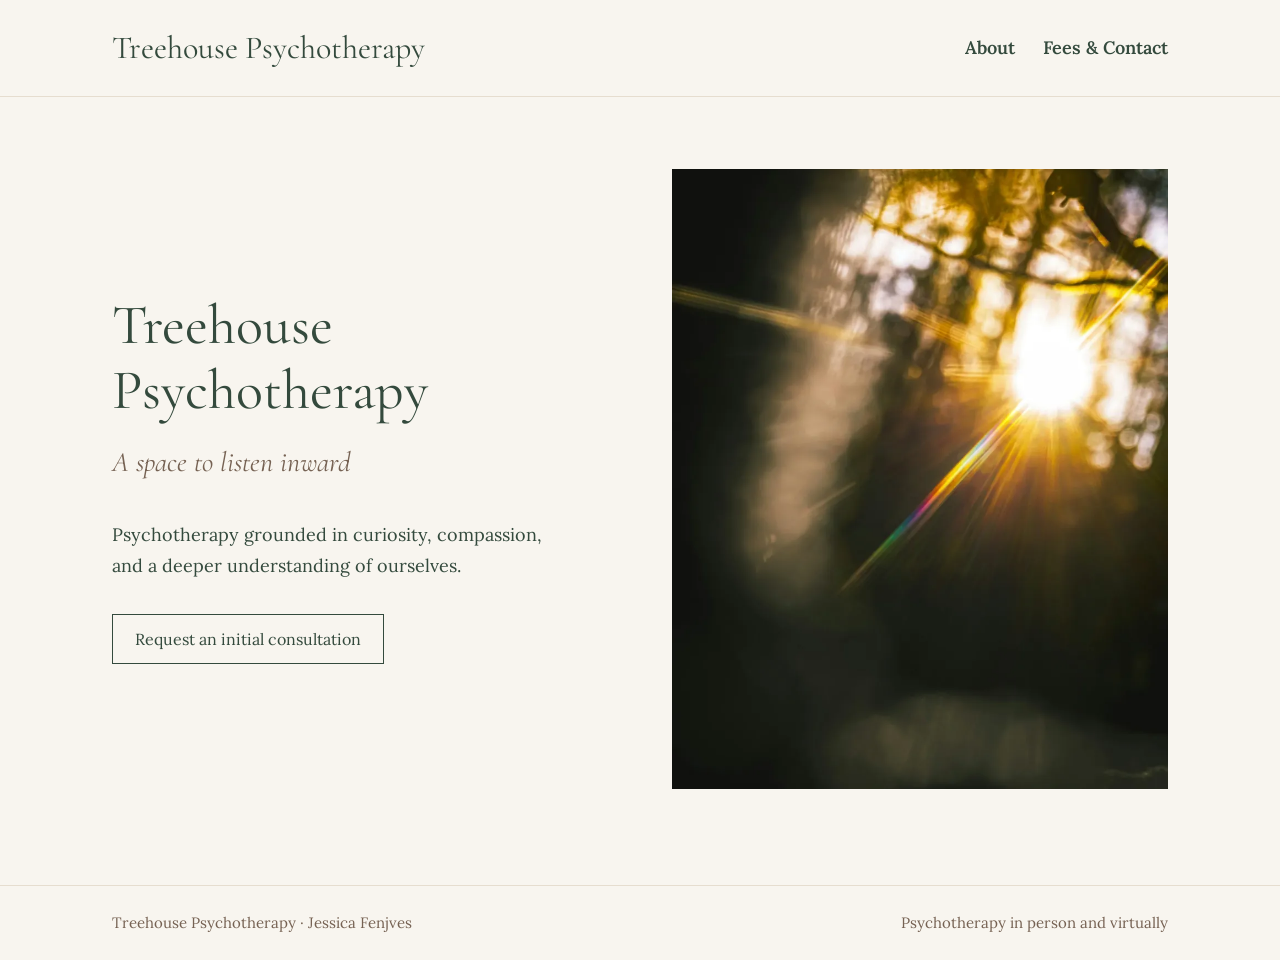
<file: index.html>
<!DOCTYPE html>
<html lang="en">
<head>
  <meta charset="UTF-8">
  <meta name="viewport" content="width=device-width, initial-scale=1.0">

  <title>Treehouse Psychotherapy | Jessica Fenjves</title>

  <meta
    name="description"
    content="Psychotherapy with Jessica Fenjves in a peaceful forest setting and virtually."
  >
  <meta property="og:type" content="website">
  <meta property="og:site_name" content="Treehouse Psychotherapy">
  <meta property="og:title" content="Treehouse Psychotherapy | Jessica Fenjves">
  <meta property="og:description" content="Psychotherapy with Jessica Fenjves in a peaceful woodland setting and virtually.">

  <link rel="icon" href="favicon.svg" type="image/svg+xml">

  <link rel="preconnect" href="https://fonts.googleapis.com">
  <link rel="preconnect" href="https://fonts.gstatic.com" crossorigin>
  <link href="https://fonts.googleapis.com/css2?family=Cormorant+Garamond:ital,wght@0,400;1,400&family=Lora:wght@400;600&display=swap" rel="stylesheet">

  <link rel="stylesheet" href="styles.css">
</head>

<body>

  <a class="skip-link" href="#main">Skip to main content</a>

  <!-- NAVIGATION -->

  <header class="site-header">
    <div class="container">
      <a href="index.html" class="brand">Treehouse Psychotherapy</a>

      <nav class="site-nav" aria-label="Main">
        <ul>
          <li><a href="about.html">About</a></li>
          <li><a href="fees.html">Fees &amp; Contact</a></li>
        </ul>
      </nav>
    </div>
  </header>

  <!-- HOMEPAGE -->

  <main id="main" class="container">

    <section class="hero">

      <div class="hero-text">
        <h1>Treehouse Psychotherapy</h1>
        <p class="tagline">A space to listen inward</p>
        <p>
          Psychotherapy grounded in curiosity, compassion,
          and a deeper understanding of ourselves.
        </p>

        <a href="fees.html" class="button">
          Request an initial consultation
        </a>
      </div>

      <img
        class="hero-image"
        src="images/homepage-photo-900.webp"
        srcset="images/homepage-photo-900.webp 900w, images/homepage-photo.webp 1667w"
        sizes="(min-width: 48rem) 50vw, 100vw"
        width="900"
        height="1350"
        alt="Warm sunlight filtering through the trees"
      >

    </section>

  </main>

  <!-- FOOTER -->

  <footer class="site-footer">
    <div class="container">
      <span>Treehouse Psychotherapy · Jessica Fenjves</span>
      <span>Psychotherapy in person and virtually</span>
    </div>
  </footer>

</body>
</html>
</file>
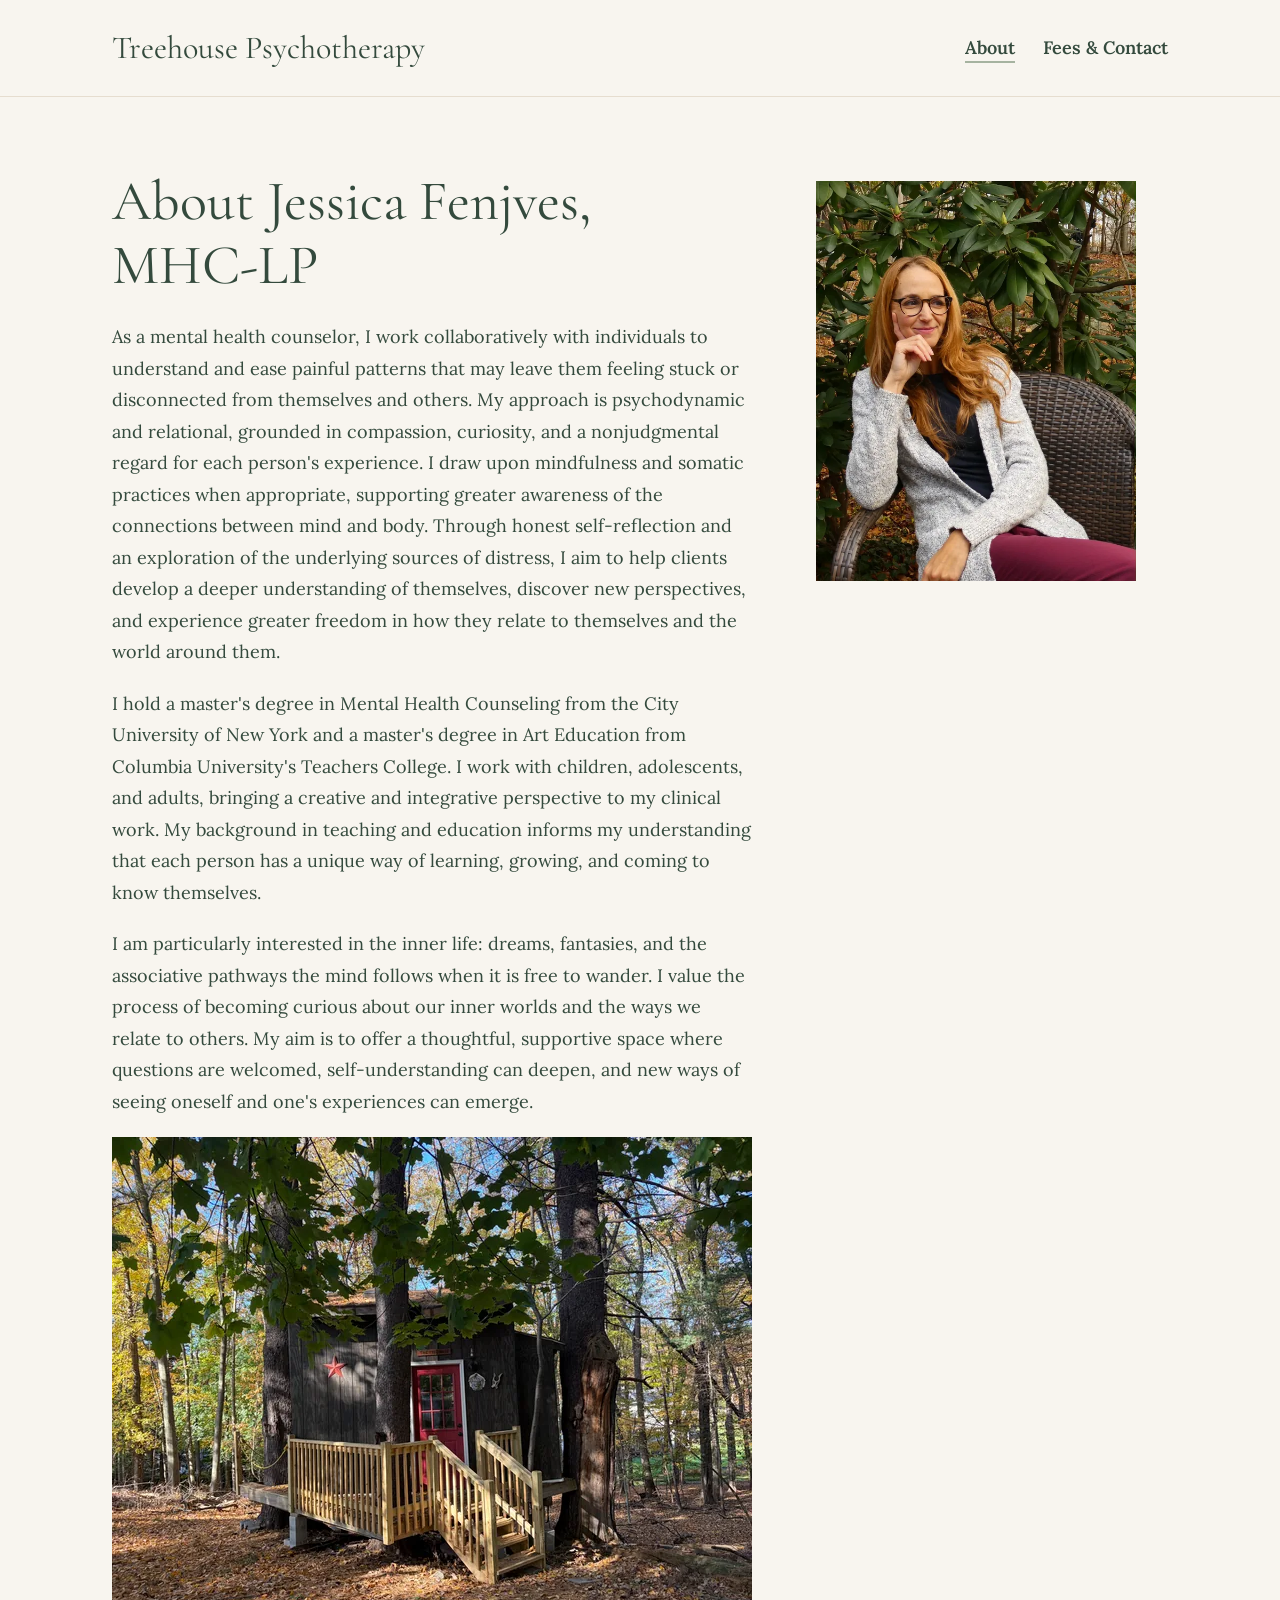
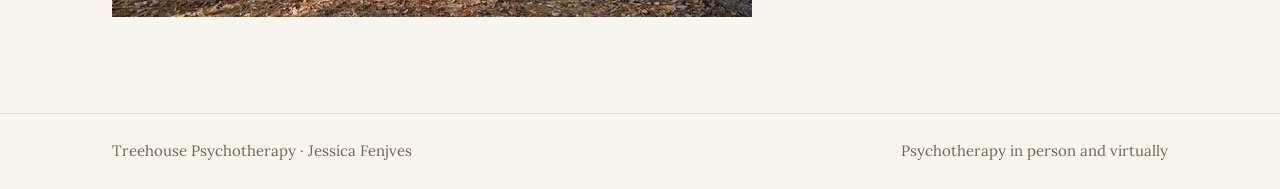
<file: about.html>
<!DOCTYPE html>
<html lang="en">
<head>
  <meta charset="UTF-8">
  <meta name="viewport" content="width=device-width, initial-scale=1.0">

  <title>About Jessica | Treehouse Psychotherapy</title>

  <meta
    name="description"
    content="As a mental health counselor, I work collaboratively with individuals to understand and ease painful patterns that may leave them feeling stuck or disconnected from themselves and others."
  >
  <meta property="og:type" content="website">
  <meta property="og:site_name" content="Treehouse Psychotherapy">
  <meta property="og:title" content="About Jessica | Treehouse Psychotherapy">
  <meta property="og:description" content="As a mental health counselor, I work collaboratively with individuals to understand and ease painful patterns that may leave them feeling stuck or disconnected from themselves and others.">

  <link rel="icon" href="favicon.svg" type="image/svg+xml">

  <link rel="preconnect" href="https://fonts.googleapis.com">
  <link rel="preconnect" href="https://fonts.gstatic.com" crossorigin>
  <link href="https://fonts.googleapis.com/css2?family=Cormorant+Garamond:ital,wght@0,400;1,400&family=Lora:wght@400;600&display=swap" rel="stylesheet">

  <link rel="stylesheet" href="styles.css">
</head>

<body>

  <a class="skip-link" href="#main">Skip to main content</a>

  <!-- NAVIGATION -->

  <header class="site-header">
    <div class="container">
      <a href="index.html" class="brand">Treehouse Psychotherapy</a>

      <nav class="site-nav" aria-label="Main">
        <ul>
          <li><a href="about.html" aria-current="page">About</a></li>
          <li><a href="fees.html">Fees &amp; Contact</a></li>
        </ul>
      </nav>
    </div>
  </header>

  <!-- ABOUT -->

  <main id="main" class="container">
    <div class="about">
      <h1 class="about-title">About Jessica Fenjves, <span class="nowrap">MHC-LP</span></h1>

      <img
        class="portrait"
        src="images/jess-pic-600.webp"
        srcset="images/jess-pic-600.webp 600w, images/jess-pic-1000.webp 1000w"
        sizes="(min-width: 60rem) 20rem, (min-width: 30rem) 22rem, 100vw"
        width="600"
        height="750"
        alt="Jessica Fenjves, smiling, seated outdoors in front of a rhododendron"
      >

      <div class="about-text prose">
        <p>
          As a mental health counselor, I work collaboratively with individuals
          to understand and ease painful patterns that may leave them feeling
          stuck or disconnected from themselves and others. My approach is
          psychodynamic and relational, grounded in compassion, curiosity,
          and a nonjudgmental regard for each person's experience. I draw upon
          mindfulness and somatic practices when appropriate, supporting
          greater awareness of the connections between mind and body. Through
          honest self-reflection and an exploration of the underlying sources
          of distress, I aim to help clients develop a deeper understanding
          of themselves, discover new perspectives, and experience greater
          freedom in how they relate to themselves and the world around them.
        </p>

        <p>
          I hold a master's degree in Mental Health Counseling from the City
          University of New York and a master's degree in Art Education from
          Columbia University's Teachers College. I work with children,
          adolescents, and adults, bringing a creative and integrative
          perspective to my clinical work. My background in teaching and
          education informs my understanding that each person has a unique
          way of learning, growing, and coming to know themselves.
        </p>

        <p>
          I am particularly interested in the inner life: dreams, fantasies,
          and the associative pathways the mind follows when it is free to
          wander. I value the process of becoming curious about our inner
          worlds and the ways we relate to others. My aim is to offer a
          thoughtful, supportive space where questions are welcomed,
          self-understanding can deepen, and new ways of seeing oneself
          and one's experiences can emerge.
        </p>
      </div>

      <img
        class="place-photo"
        src="images/treehouse-photo-640.webp"
        srcset="images/treehouse-photo-640.webp 640w, images/treehouse-photo-1100.webp 1100w"
        sizes="(min-width: 60rem) 20rem, (min-width: 30rem) 22rem, 100vw"
        width="640"
        height="480"
        loading="lazy"
        alt="The treehouse among autumn trees, with a red door and wooden steps"
      >
    </div>
  </main>

  <!-- FOOTER -->

  <footer class="site-footer">
    <div class="container">
      <span>Treehouse Psychotherapy · Jessica Fenjves</span>
      <span>Psychotherapy in person and virtually</span>
    </div>
  </footer>

</body>
</html>
</file>
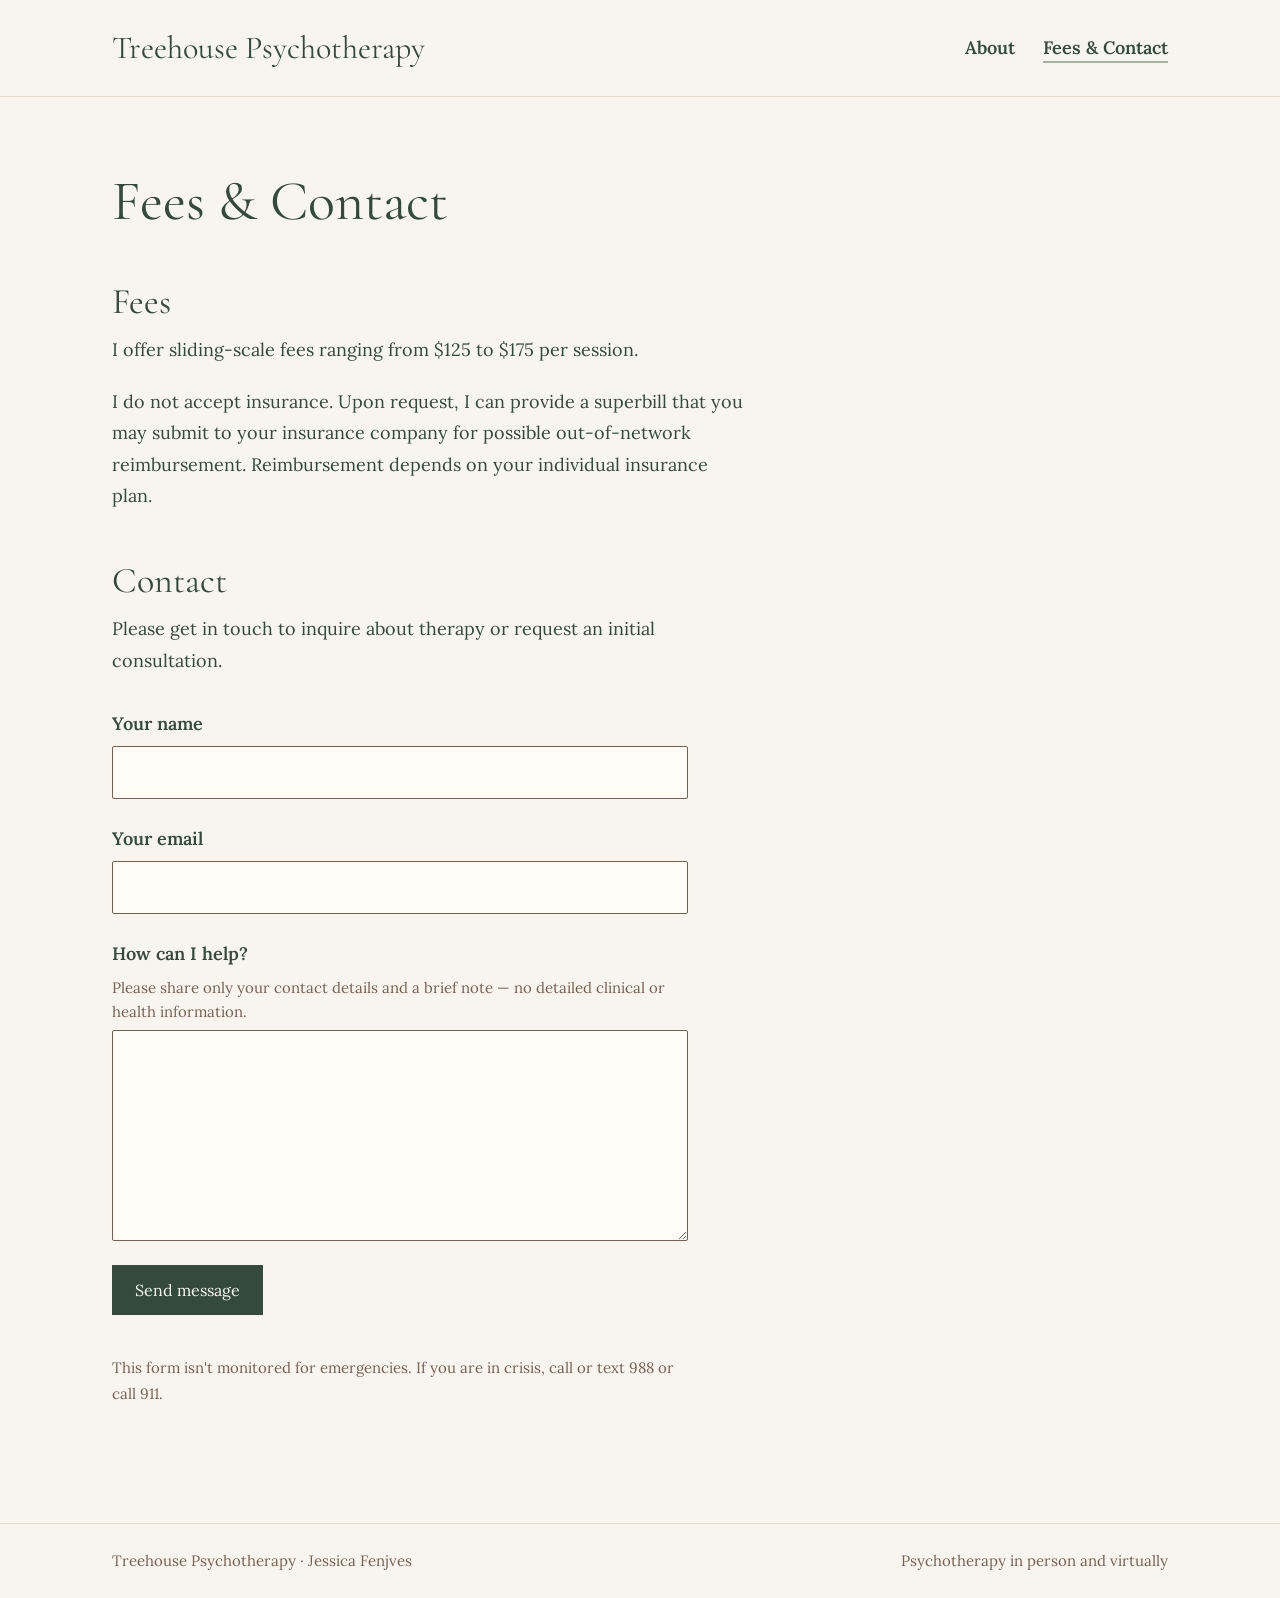
<file: fees.html>
<!DOCTYPE html>
<html lang="en">
<head>
  <meta charset="UTF-8">
  <meta name="viewport" content="width=device-width, initial-scale=1.0">

  <title>Fees &amp; Contact | Treehouse Psychotherapy</title>

  <meta
    name="description"
    content="I offer sliding-scale fees ranging from $125 to $175 per session. Please get in touch to inquire about therapy or request an initial consultation."
  >
  <meta property="og:type" content="website">
  <meta property="og:site_name" content="Treehouse Psychotherapy">
  <meta property="og:title" content="Fees &amp; Contact | Treehouse Psychotherapy">
  <meta property="og:description" content="I offer sliding-scale fees ranging from $125 to $175 per session. Please get in touch to inquire about therapy or request an initial consultation.">

  <link rel="icon" href="favicon.svg" type="image/svg+xml">

  <link rel="preconnect" href="https://fonts.googleapis.com">
  <link rel="preconnect" href="https://fonts.gstatic.com" crossorigin>
  <link href="https://fonts.googleapis.com/css2?family=Cormorant+Garamond:ital,wght@0,400;1,400&family=Lora:wght@400;600&display=swap" rel="stylesheet">

  <link rel="stylesheet" href="styles.css">
  <script src="contact.js" defer></script>
</head>

<body>

  <a class="skip-link" href="#main">Skip to main content</a>

  <!-- NAVIGATION -->

  <header class="site-header">
    <div class="container">
      <a href="index.html" class="brand">Treehouse Psychotherapy</a>

      <nav class="site-nav" aria-label="Main">
        <ul>
          <li><a href="about.html">About</a></li>
          <li><a href="fees.html" aria-current="page">Fees &amp; Contact</a></li>
        </ul>
      </nav>
    </div>
  </header>

  <!-- FEES & CONTACT -->

  <main id="main" class="container">
    <div class="prose">
      <h1>Fees &amp; Contact</h1>

      <h2>Fees</h2>

      <p>
        I offer sliding-scale fees ranging from $125 to $175 per session.
      </p>

      <p>
        I do not accept insurance. Upon request, I can provide a superbill
        that you may submit to your insurance company for possible
        out-of-network reimbursement. Reimbursement depends on your
        individual insurance plan.
      </p>

      <h2>Contact</h2>

      <p>
        Please get in touch to inquire about therapy or request an
        initial consultation.
      </p>
    </div>

    <!-- Submissions are emailed by Formspree (form xqpqeqjp). -->
    <form class="contact-form" action="https://formspree.io/f/xqpqeqjp" method="POST">
      <input type="hidden" name="_subject" value="New inquiry — Treehouse Psychotherapy">
      <input type="text" name="_gotcha" tabindex="-1" autocomplete="off" style="display: none">

      <div class="field">
        <label for="contact-name">Your name</label>
        <input id="contact-name" name="name" type="text" autocomplete="name" required>
      </div>

      <div class="field">
        <label for="contact-email">Your email</label>
        <input id="contact-email" name="email" type="email" autocomplete="email" required>
      </div>

      <div class="field">
        <label for="contact-message">How can I help?</label>
        <p id="contact-message-hint" class="field-hint">
          Please share only your contact details and a brief note — no detailed
          clinical or health information.
        </p>
        <textarea id="contact-message" name="message" rows="6" aria-describedby="contact-message-hint" required></textarea>
      </div>

      <button type="submit" class="button button-solid">Send message</button>
    </form>

    <div id="form-status" class="form-status" role="status" tabindex="-1"></div>

    <p class="note">
      This form isn't monitored for emergencies. If you are in crisis, call or
      text 988 or call 911.
    </p>

  </main>

  <!-- FOOTER -->

  <footer class="site-footer">
    <div class="container">
      <span>Treehouse Psychotherapy · Jessica Fenjves</span>
      <span>Psychotherapy in person and virtually</span>
    </div>
  </footer>

</body>
</html>
</file>
<file: styles.css>
/* COLORS & TYPE */

:root {
  --forest: #344a3d;
  --sage: #a6b3a0;
  --sand: #e6ddcf;
  --linen: #f8f5ef;
  --bark: #766253;
  --paper: #fffcf8;

  --font-display: 'Cormorant Garamond', Georgia, serif;
  --font-body: 'Lora', Georgia, serif;

  --gutter: clamp(1.25rem, 5vw, 3rem);
  --measure: 40rem;
}

/* GENERAL PAGE STYLING */

*,
*::before,
*::after {
  box-sizing: border-box;
}

html {
  font-size: 100%;
}

body {
  margin: 0;
  background: var(--linen);
  color: var(--forest);
  font-family: var(--font-body);
  font-size: 1.125rem;
  line-height: 1.75;
  -webkit-text-size-adjust: 100%;
}

h1,
h2 {
  font-family: var(--font-display);
  font-weight: 400;
  line-height: 1.15;
  color: var(--forest);
}

h1 {
  font-size: clamp(2.5rem, 1.9rem + 2.5vw, 3.5rem);
  margin: 0 0 1.5rem;
}

h2 {
  font-size: clamp(1.875rem, 1.6rem + 1vw, 2.25rem);
  margin: 3rem 0 0.75rem;
}

p {
  margin: 0 0 1.25rem;
}

[hidden] {
  display: none !important;
}

img {
  display: block;
  max-width: 100%;
  height: auto;
}

a {
  color: inherit;
  text-decoration-thickness: 1px;
  text-underline-offset: 0.2em;
}

a:hover {
  color: var(--bark);
}

:focus-visible {
  outline: 2px solid var(--forest);
  outline-offset: 3px;
}

.container {
  max-width: 72rem;
  margin: 0 auto;
  padding-inline: var(--gutter);
}

/* SKIP LINK */

.skip-link {
  position: absolute;
  top: 0.75rem;
  left: 0.75rem;
  z-index: 10;
  padding: 0.75rem 1rem;
  background: var(--forest);
  color: var(--linen);
  transform: translateY(-200%);
}

.skip-link:focus {
  transform: none;
}

.skip-link:hover {
  color: var(--linen);
}

/* HEADER & NAVIGATION */

.site-header {
  border-bottom: 1px solid var(--sand);
}

.site-header .container {
  display: flex;
  flex-wrap: wrap;
  justify-content: space-between;
  align-items: center;
  gap: 0.5rem 2rem;
  padding-top: 1.5rem;
  padding-bottom: 1.5rem;
}

.brand {
  font-family: var(--font-display);
  font-size: 2rem;
  line-height: 1.2;
  text-decoration: none;
}

.site-nav ul {
  display: flex;
  flex-wrap: wrap;
  gap: 0 1.75rem;
  margin: 0;
  padding: 0;
  list-style: none;
}

.site-nav a {
  display: inline-block;
  padding: 0.5rem 0;
  font-weight: 600;
  text-decoration: none;
}

.site-nav a[aria-current="page"] {
  text-decoration: underline;
  text-decoration-color: var(--sage);
  text-decoration-thickness: 2px;
  text-underline-offset: 0.4em;
}

/* MAIN */

main {
  padding-top: clamp(2.5rem, 6vw, 4.5rem);
  padding-bottom: clamp(3.5rem, 8vw, 6rem);
}

.prose {
  max-width: var(--measure);
}

/* HOMEPAGE */

.hero {
  display: grid;
  gap: 2.5rem;
  align-items: center;
}

.tagline {
  margin: -0.5rem 0 2rem;
  font-family: var(--font-display);
  font-size: 1.75rem;
  font-style: italic;
  color: var(--bark);
}

.hero-text p:not(.tagline) {
  margin-bottom: 2rem;
}

.hero-image {
  width: 100%;
  aspect-ratio: 4 / 3;
  object-fit: cover;
  object-position: 70% 30%;
}

@media (min-width: 48rem) {
  .hero {
    grid-template-columns: 1fr 1fr;
    gap: 4rem;
  }

  .hero-text {
    max-width: 28rem;
  }

  .hero-image {
    aspect-ratio: 4 / 5;
  }
}

/* ABOUT */

.about {
  display: grid;
  gap: 0 4rem;
}

.portrait {
  width: 100%;
  max-width: 22rem;
  margin-bottom: 2.5rem;
}

@media (min-width: 60rem) {
  .about {
    grid-template-columns: minmax(0, var(--measure)) 20rem;
    grid-template-areas:
      "title photo"
      "text  photo";
    align-items: start;
  }

  .about-title {
    grid-area: title;
  }

  .about-text {
    grid-area: text;
  }

  .portrait {
    grid-area: photo;
    justify-self: end;
    margin-top: 0.75rem;
  }
}

/* BUTTONS */

.button {
  display: inline-flex;
  align-items: center;
  min-height: 2.75rem;
  padding: 0.625rem 1.375rem;
  border: 1px solid var(--forest);
  background: transparent;
  color: var(--forest);
  font: inherit;
  font-size: 1rem;
  text-decoration: none;
  cursor: pointer;
  transition: background-color 0.2s, color 0.2s;
}

.button:hover {
  background: var(--forest);
  color: var(--linen);
}

.button-solid {
  background: var(--forest);
  color: var(--linen);
}

.button-solid:hover {
  border-color: var(--bark);
  background: var(--bark);
}

.button:disabled {
  opacity: 0.7;
  cursor: wait;
}

/* CONTACT FORM */

.contact-form {
  display: grid;
  gap: 1.5rem;
  max-width: 36rem;
  margin-top: 2rem;
}

.field {
  display: grid;
  gap: 0.375rem;
}

.field label {
  font-weight: 600;
}

.field-hint {
  margin: 0;
  font-size: 0.9375rem;
  line-height: 1.6;
  color: var(--bark);
}

.contact-form input,
.contact-form textarea {
  width: 100%;
  min-height: 2.75rem;
  padding: 0.625rem 0.875rem;
  border: 1px solid var(--bark);
  border-radius: 2px;
  background: var(--paper);
  color: var(--forest);
  font: inherit;
}

.contact-form textarea {
  min-height: 10rem;
  resize: vertical;
}

.contact-form .button {
  justify-self: start;
}

.form-status:not(:empty) {
  max-width: 36rem;
  margin-top: 2rem;
  padding: 1rem 1.25rem;
  border-left: 3px solid var(--sage);
  background: var(--paper);
}

.form-status.is-error {
  border-left-color: var(--bark);
}

.form-status:focus {
  outline: none;
}

.note {
  max-width: 36rem;
  margin-top: 2.5rem;
  font-size: 0.9375rem;
  color: var(--bark);
}

/* FOOTER */

.site-footer {
  border-top: 1px solid var(--sand);
  color: var(--bark);
  font-size: 0.9375rem;
}

.site-footer .container {
  display: flex;
  flex-wrap: wrap;
  justify-content: space-between;
  gap: 0.25rem 2rem;
  padding-top: 1.5rem;
  padding-bottom: 1.5rem;
}

/* MOTION */

@media (prefers-reduced-motion: reduce) {
  * {
    transition: none !important;
  }
}

/* UTILITIES */

.nowrap {
  white-space: nowrap;
}
</file>
